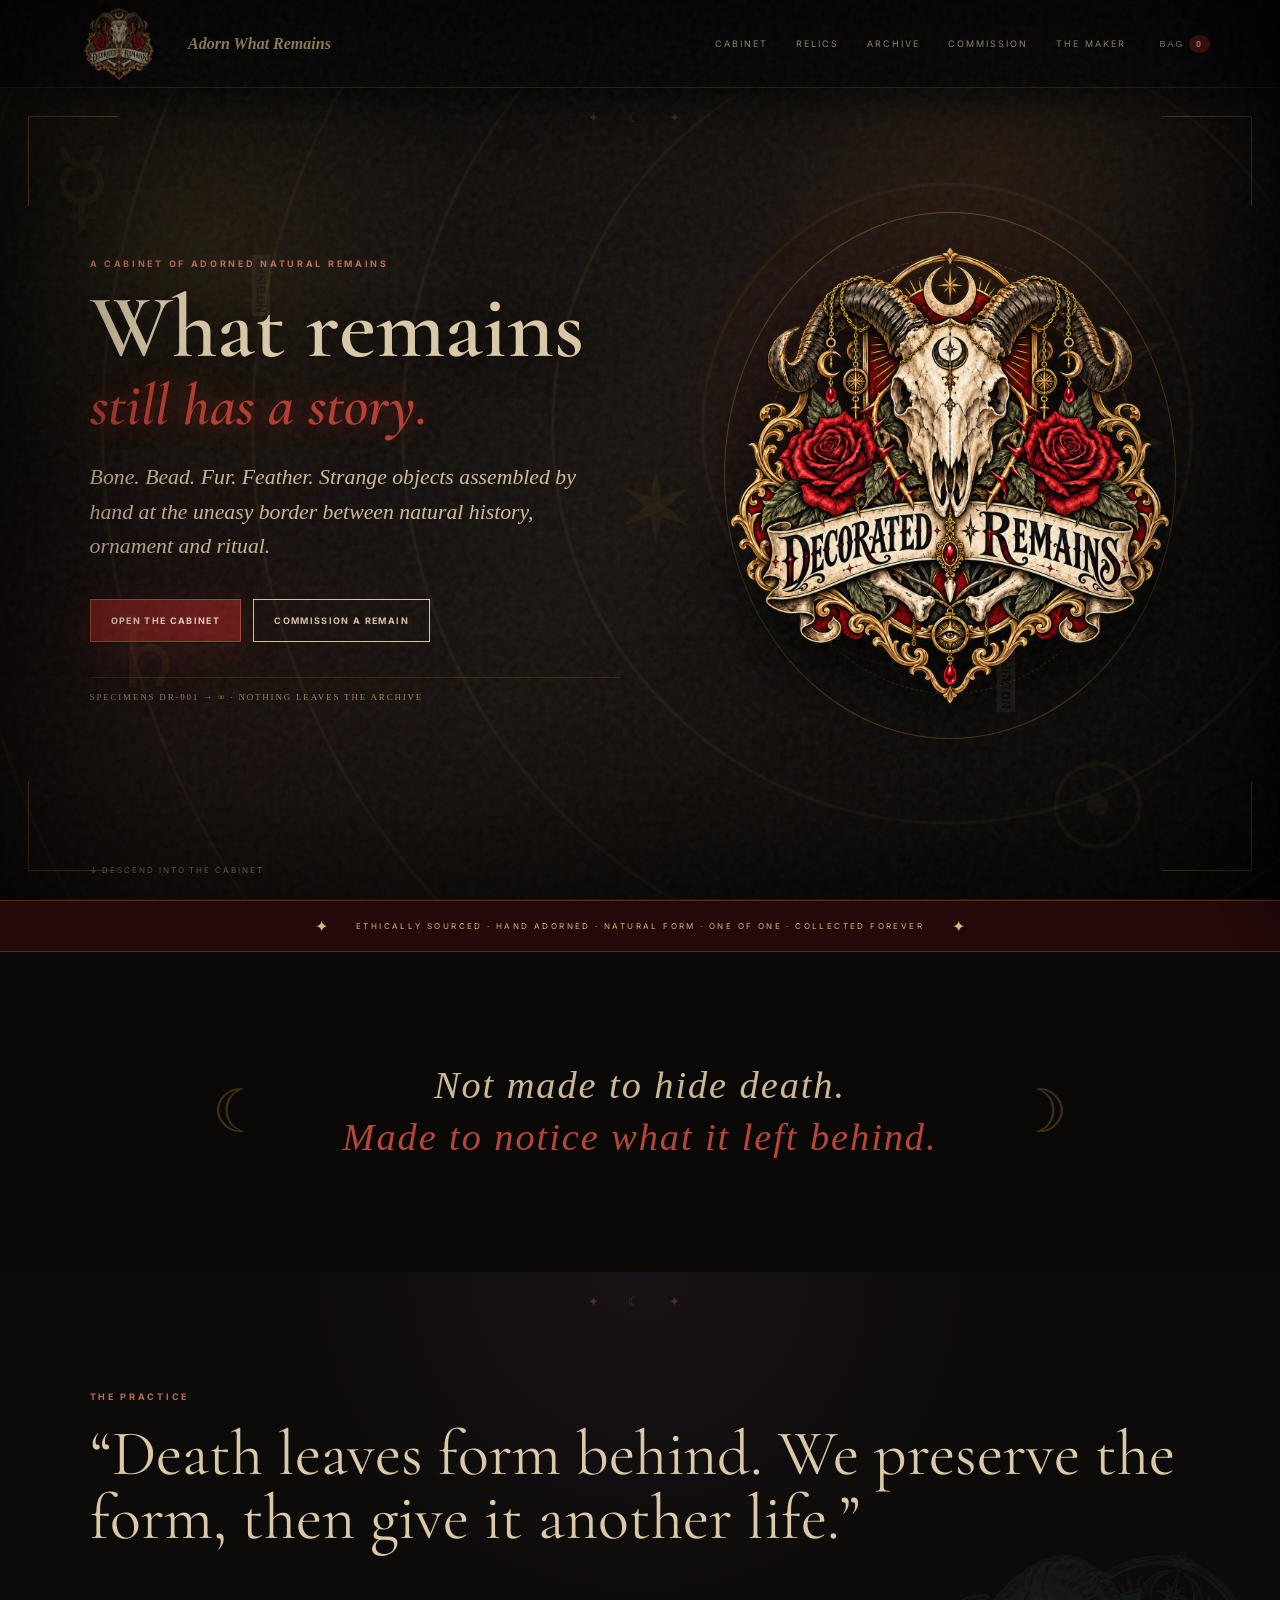
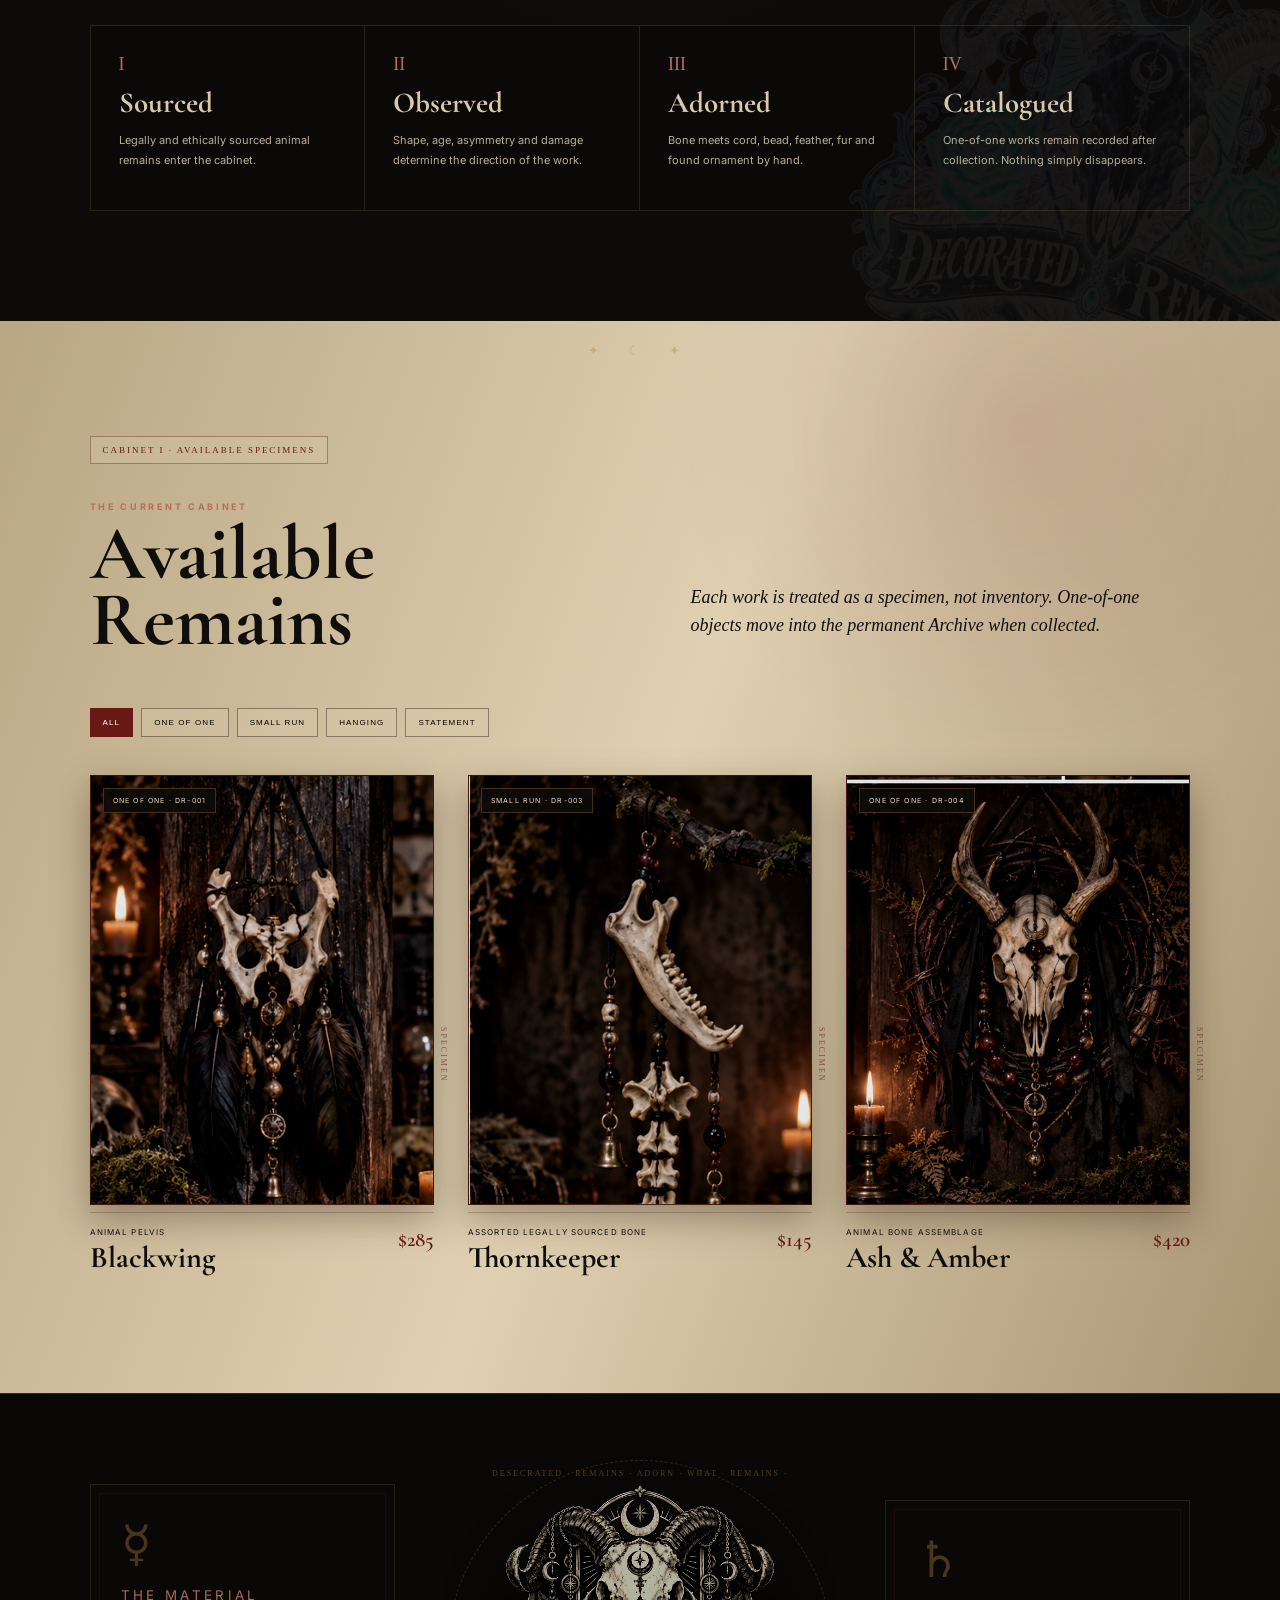
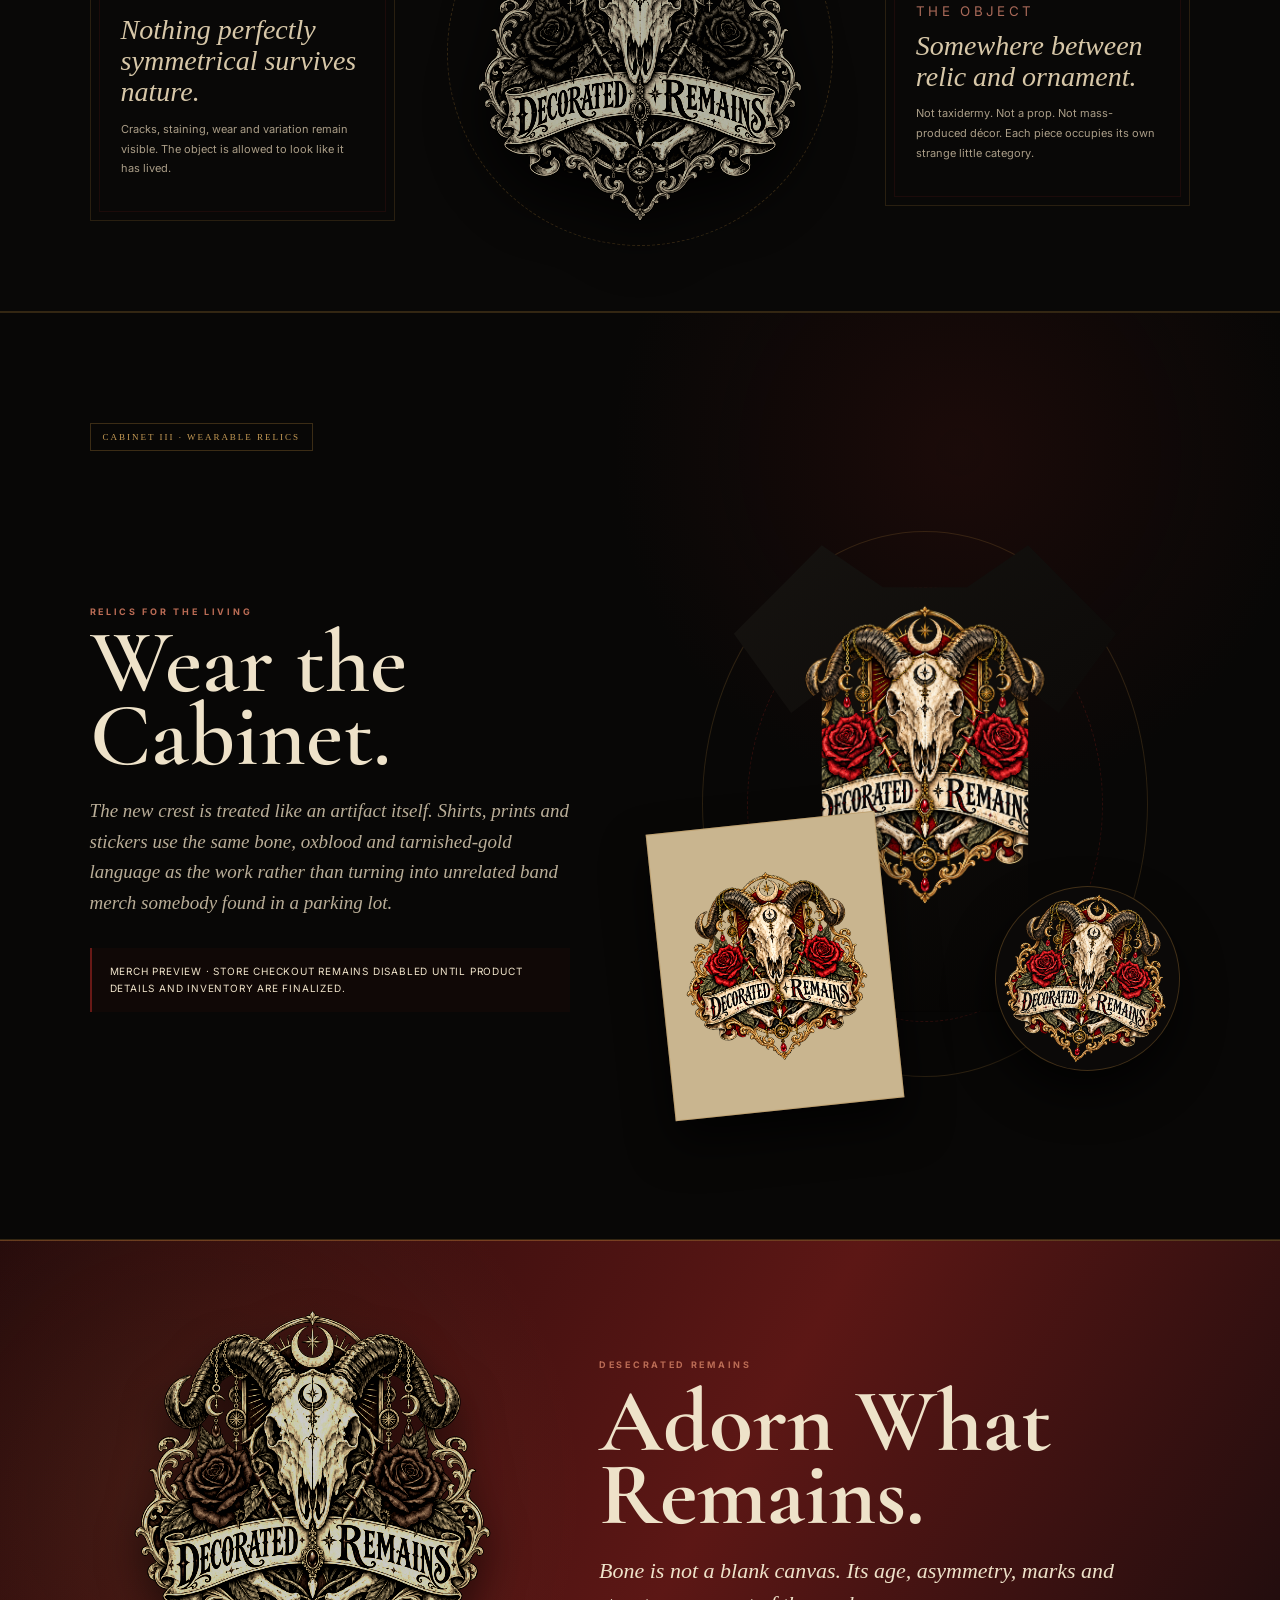
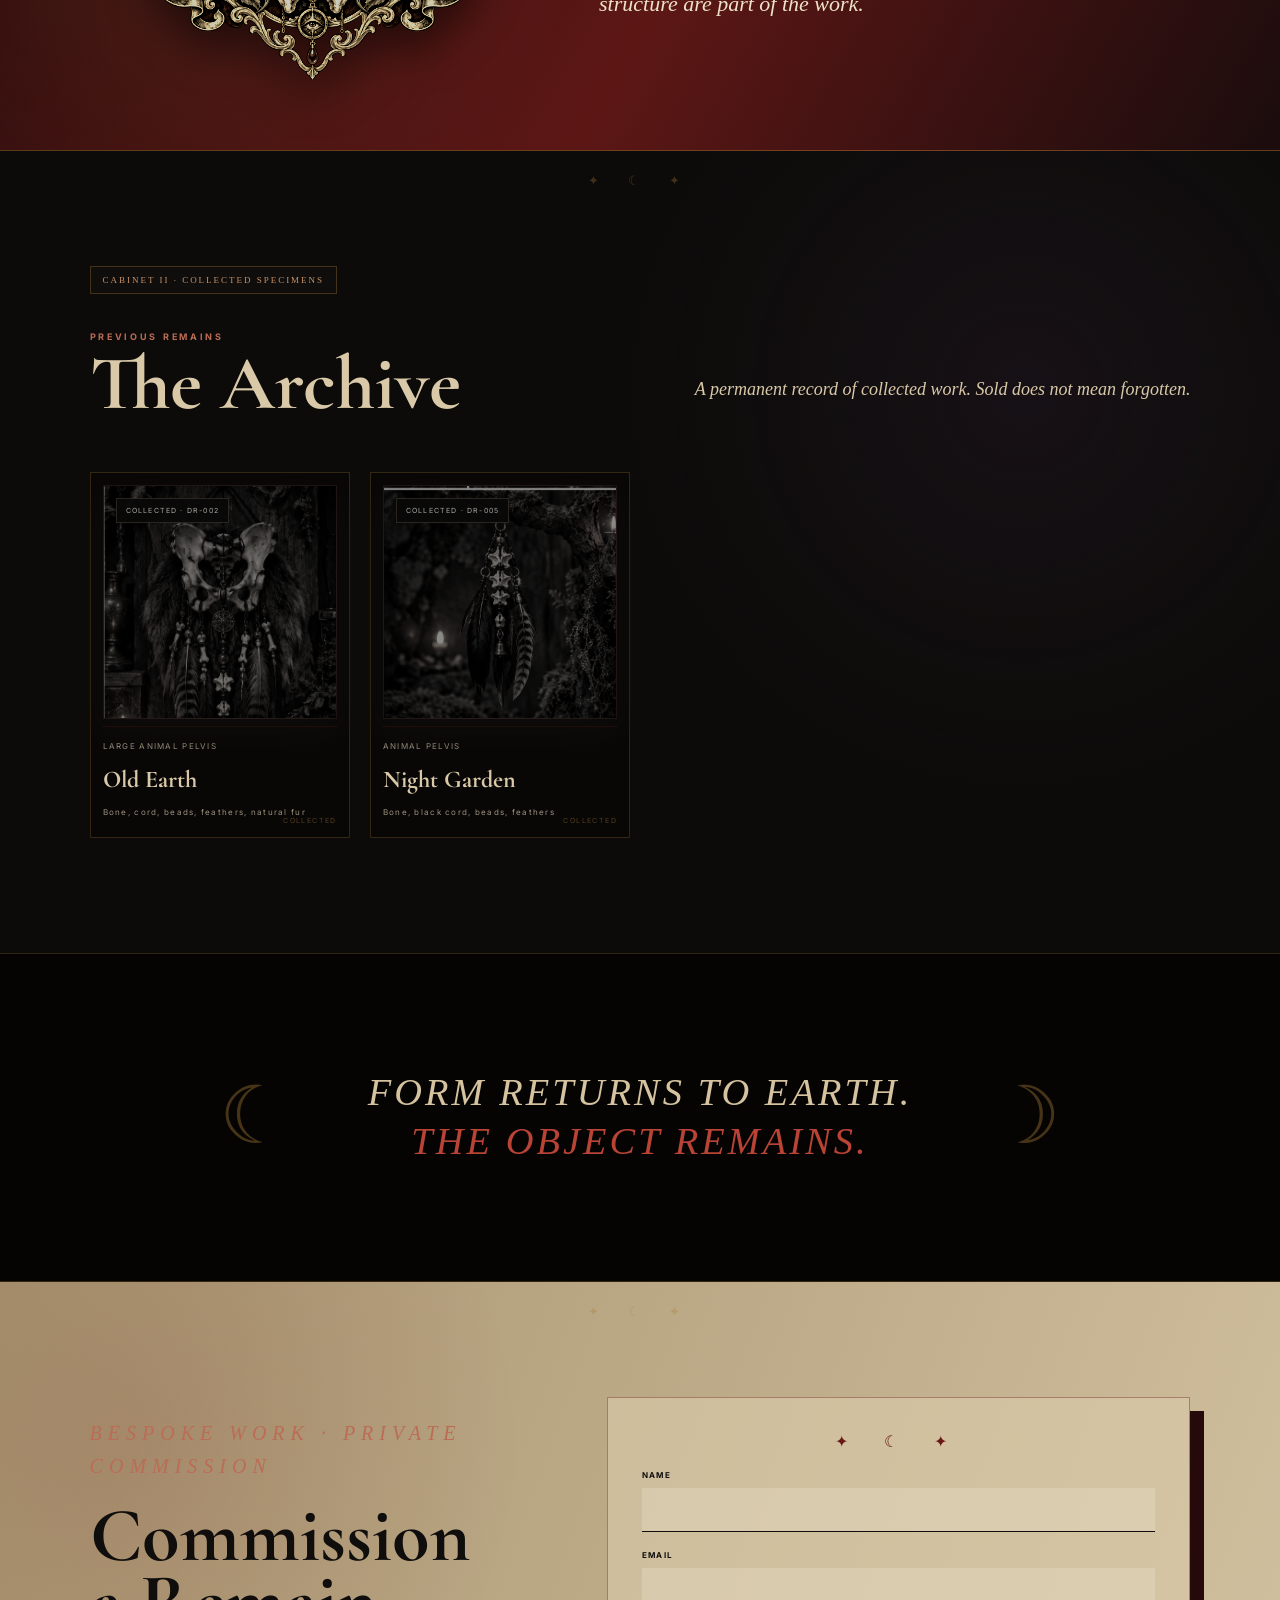
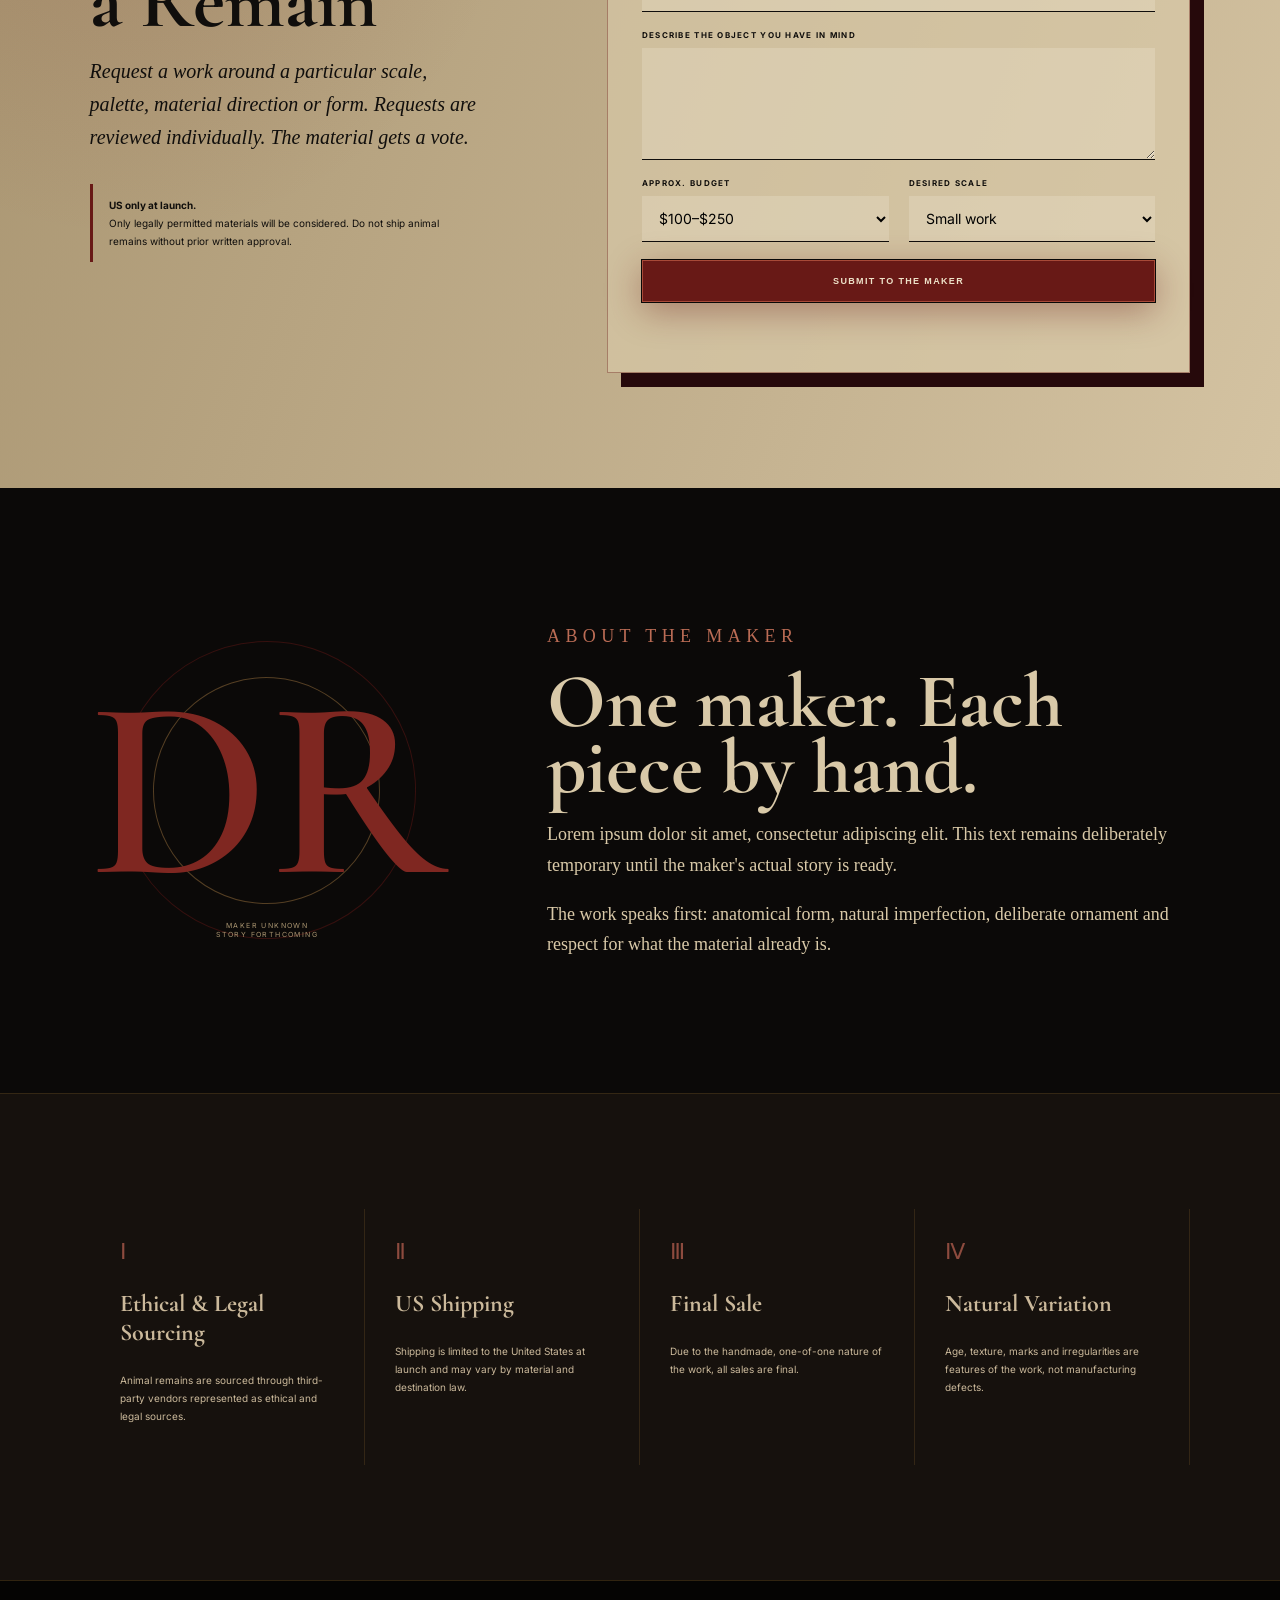
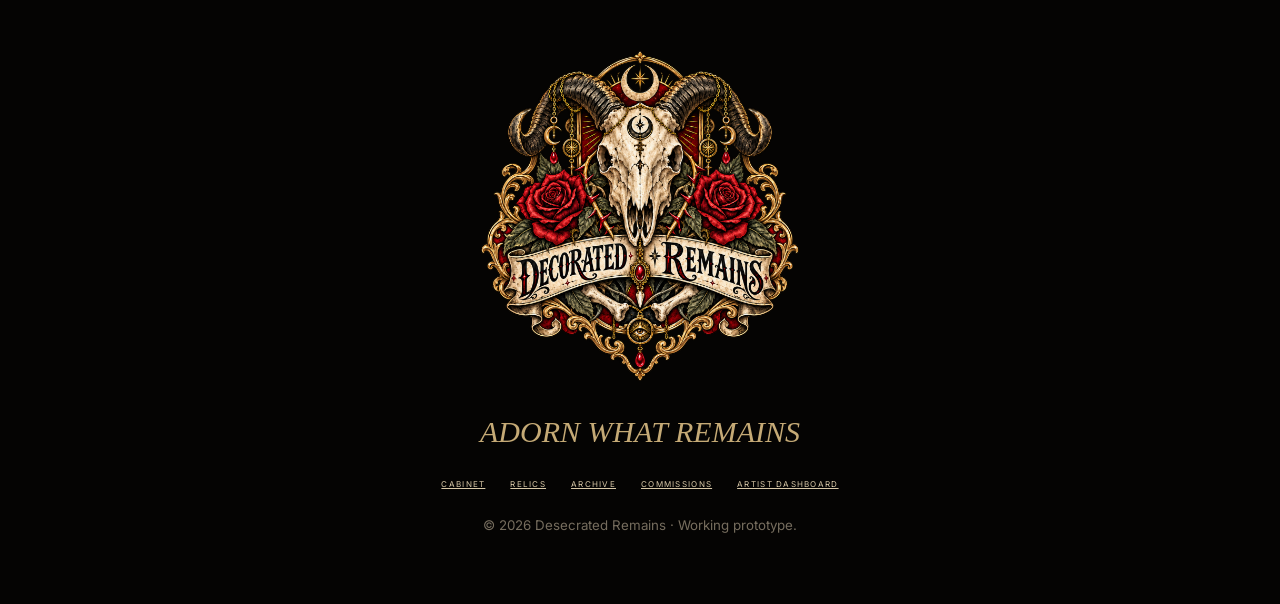
<file: index.html>
<!doctype html>
<html lang="en">
<head>
<meta charset="utf-8"><meta name="viewport" content="width=device-width,initial-scale=1">
<meta name="description" content="Desecrated Remains. A cabinet of hand-adorned natural remains, relics, and strange objects.">
<title>Desecrated Remains | Adorn What Remains</title>
<link rel="stylesheet" href="styles.css">
<link rel="stylesheet" href="asset-overrides.css">
</head>
<body>
<div class="grain"></div><div class="vignette"></div><div class="cursor-orb"></div><div class="candle-glow"></div>
<div class="occult-field" aria-hidden="true"><span class="sigil s1">☿</span><span class="sigil s2">☾</span><span class="sigil s3">♄</span><span class="sigil s4">☉</span><span class="sigil s5">✶</span><span class="moth m1">𓆣</span><span class="moth m2">𓆣</span></div>
<header class="site-header"><a class="brand" href="#top"><img src="assets/LOGO.png" alt="Desecrated Remains"><span>Adorn What Remains</span></a><button class="menu" aria-label="Menu">☰</button><nav><a href="#available">Cabinet</a><a href="#merch">Relics</a><a href="#archive">Archive</a><a href="#commission">Commission</a><a href="#about">The Maker</a><button class="cart-btn" data-cart-open>Bag <b data-cart-count>0</b></button></nav></header>
<main id="top">
<section class="hero ritual-zone"><div class="cabinet-corner tl"></div><div class="cabinet-corner tr"></div><div class="cabinet-corner bl"></div><div class="cabinet-corner br"></div><div class="hero-copy reveal"><p class="eyebrow">A CABINET OF ADORNED NATURAL REMAINS</p><h1>What remains<br><i>still has a story.</i></h1><p class="lede">Bone. Bead. Fur. Feather. Strange objects assembled by hand at the uneasy border between natural history, ornament and ritual.</p><div class="actions"><a class="btn primary" href="#available">Open the Cabinet</a><a class="btn" href="#commission">Commission a Remain</a></div><div class="catalog-stamp">SPECIMENS DR-001 → ∞ · NOTHING LEAVES THE ARCHIVE</div></div><div class="hero-art reveal"><div class="hero-logo"><img src="assets/LOGO.png" alt="Desecrated Remains neo-traditional crest"></div></div><div class="scroll-mark">↓ DESCEND INTO THE CABINET</div></section>
<section class="omen-strip"><span>✦</span><p>ETHICALLY SOURCED · HAND ADORNED · NATURAL FORM · ONE OF ONE · COLLECTED FOREVER</p><span>✦</span></section>
<section class="threshold reveal"><div>☾</div><p>Not made to hide death.<br><strong>Made to notice what it left behind.</strong></p><div>☽</div></section>
<section class="manifesto ritual-zone reveal"><div class="engraving engraving-left"><img src="assets/LOGO.png" alt=""></div><p class="eyebrow">THE PRACTICE</p><blockquote>“Death leaves form behind. We preserve the form, then give it another life.”</blockquote><div class="process"><div><b>I</b><h3>Sourced</h3><p>Legally and ethically sourced animal remains enter the cabinet.</p></div><div><b>II</b><h3>Observed</h3><p>Shape, age, asymmetry and damage determine the direction of the work.</p></div><div><b>III</b><h3>Adorned</h3><p>Bone meets cord, bead, feather, fur and found ornament by hand.</p></div><div><b>IV</b><h3>Catalogued</h3><p>One-of-one works remain recorded after collection. Nothing simply disappears.</p></div></div></section>
<section id="available" class="catalog section ritual-zone reveal"><div class="cabinet-label">CABINET I · AVAILABLE SPECIMENS</div><div class="section-head"><div><p class="eyebrow">THE CURRENT CABINET</p><h2>Available Remains</h2></div><p>Each work is treated as a specimen, not inventory. One-of-one objects move into the permanent Archive when collected.</p></div><div class="filters"><button class="active" data-filter="all">All</button><button data-filter="one-of-one">One of One</button><button data-filter="repeatable">Small Run</button><button data-filter="hanging">Hanging</button><button data-filter="statement">Statement</button></div><div id="product-grid" class="product-grid"></div></section>
<section class="curiosity-break reveal"><div class="curio-card"><span>☿</span><small>THE MATERIAL</small><h3>Nothing perfectly symmetrical survives nature.</h3><p>Cracks, staining, wear and variation remain visible. The object is allowed to look like it has lived.</p></div><div class="curio-center"><img src="assets/LOGO.png" alt="Desecrated Remains crest"><div class="orbit-text">DESECRATED · REMAINS · ADORN · WHAT · REMAINS ·</div></div><div class="curio-card"><span>♄</span><small>THE OBJECT</small><h3>Somewhere between relic and ornament.</h3><p>Not taxidermy. Not a prop. Not mass-produced décor. Each piece occupies its own strange little category.</p></div></section>
<section id="merch" class="merch-section reveal"><div class="merch-grid"><div class="merch-copy"><p class="eyebrow">RELICS FOR THE LIVING</p><h2>Wear the Cabinet.</h2><p>The new crest is treated like an artifact itself. Shirts, prints and stickers use the same bone, oxblood and tarnished-gold language as the work rather than turning into unrelated band merch somebody found in a parking lot.</p><div class="merch-note">MERCH PREVIEW · STORE CHECKOUT REMAINS DISABLED UNTIL PRODUCT DETAILS AND INVENTORY ARE FINALIZED.</div></div><div class="merch-stage"><div class="merch-orbit"></div><div class="shirt-mock"><img src="assets/LOGO.png" alt="Desecrated Remains shirt preview"></div><div class="merch-sticker"><img src="assets/LOGO.png" alt="Desecrated Remains sticker preview"></div><div class="merch-print"><img src="assets/LOGO.png" alt="Desecrated Remains art print preview"></div></div></div></section>
<section class="quote-band reveal"><img src="assets/LOGO.png" alt="Desecrated Remains crest"><div><p class="eyebrow">DESECRATED REMAINS</p><h2>Adorn What Remains.</h2><p>Bone is not a blank canvas. Its age, asymmetry, marks and structure are part of the work.</p></div></section>
<section id="archive" class="section dark ritual-zone reveal"><div class="cabinet-label">CABINET II · COLLECTED SPECIMENS</div><div class="section-head"><div><p class="eyebrow">PREVIOUS REMAINS</p><h2>The Archive</h2></div><p>A permanent record of collected work. Sold does not mean forgotten.</p></div><div id="archive-grid" class="archive-grid"></div></section>
<section class="invocation reveal"><div class="invocation-mark">☾</div><p>FORM RETURNS TO EARTH.<br><strong>THE OBJECT REMAINS.</strong></p><div class="invocation-mark">☽</div></section>
<section id="commission" class="commission section ritual-zone reveal"><div><p class="eyebrow">BESPOKE WORK · PRIVATE COMMISSION</p><h2>Commission a Remain</h2><p>Request a work around a particular scale, palette, material direction or form. Requests are reviewed individually. The material gets a vote.</p><div class="note"><b>US only at launch.</b><br>Only legally permitted materials will be considered. Do not ship animal remains without prior written approval.</div></div><form id="commission-form"><div class="form-ornament">✦ ☾ ✦</div><label>Name<input name="name" required></label><label>Email<input name="email" type="email" required></label><label>Describe the object you have in mind<textarea name="vision" rows="5" required></textarea></label><div class="two"><label>Approx. budget<select name="budget"><option>$100–$250</option><option>$250–$500</option><option>$500–$1,000</option><option>$1,000+</option></select></label><label>Desired scale<select name="scale"><option>Small work</option><option>Hanging work</option><option>Statement work</option><option>Not sure</option></select></label></div><button class="btn primary" type="submit">Submit to the Maker</button><small class="form-status"></small></form></section>
<section id="about" class="about section reveal"><div class="about-mark"><span>DR</span><small>MAKER UNKNOWN<br>STORY FORTHCOMING</small></div><div><p class="eyebrow">ABOUT THE MAKER</p><h2>One maker. Each piece by hand.</h2><p>Lorem ipsum dolor sit amet, consectetur adipiscing elit. This text remains deliberately temporary until the maker's actual story is ready.</p><p>The work speaks first: anatomical form, natural imperfection, deliberate ornament and respect for what the material already is.</p></div></section>
<section class="policies section reveal"><article><span>Ⅰ</span><h3>Ethical & Legal Sourcing</h3><p>Animal remains are sourced through third-party vendors represented as ethical and legal sources.</p></article><article><span>Ⅱ</span><h3>US Shipping</h3><p>Shipping is limited to the United States at launch and may vary by material and destination law.</p></article><article><span>Ⅲ</span><h3>Final Sale</h3><p>Due to the handmade, one-of-one nature of the work, all sales are final.</p></article><article><span>Ⅳ</span><h3>Natural Variation</h3><p>Age, texture, marks and irregularities are features of the work, not manufacturing defects.</p></article></section>
</main>
<footer><img class="footer-logo" src="assets/LOGO.png" alt="Desecrated Remains"><p>ADORN WHAT REMAINS</p><div><a href="#available">Cabinet</a><a href="#merch">Relics</a><a href="#archive">Archive</a><a href="#commission">Commissions</a><a href="admin.html">Artist Dashboard</a></div><small>© <span id="year"></span> Desecrated Remains · Working prototype.</small></footer>
<aside class="cart" aria-hidden="true"><button class="cart-close" data-cart-close>×</button><p class="eyebrow">YOUR SELECTION</p><h2>The Bag</h2><div data-cart-items></div><div class="cart-total"><span>Total</span><b data-cart-total>$0</b></div><button class="btn primary checkout" data-checkout>Checkout Coming Soon</button><small>Payment processing is intentionally disabled in this build.</small></aside><div class="scrim" data-cart-close></div><dialog id="product-modal"><button class="modal-close">×</button><div id="modal-content"></div></dialog>
<script src="app.js"></script>
</body></html>
</file>
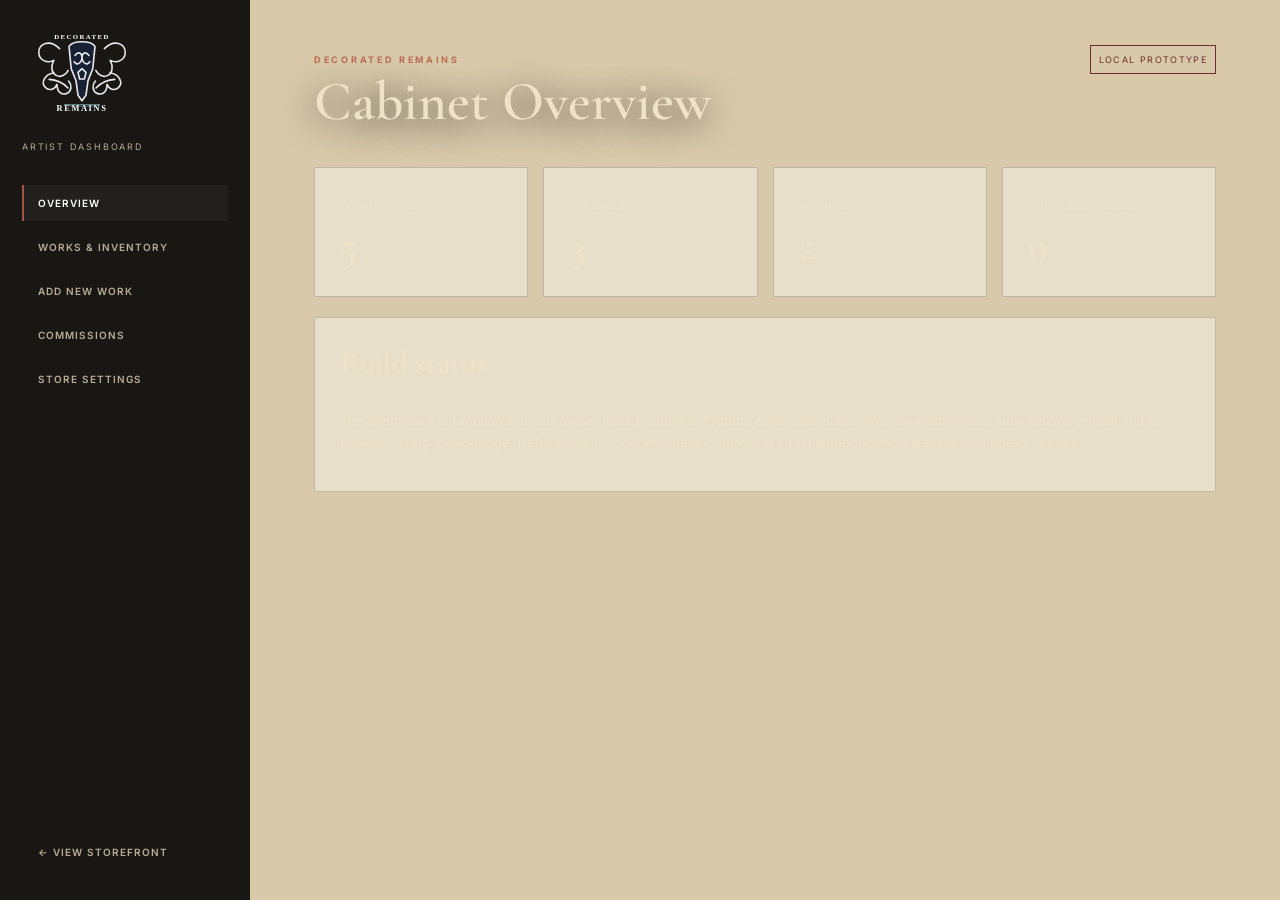
<file: admin.html>
<!doctype html><html lang="en"><head><meta charset="utf-8"><meta name="viewport" content="width=device-width,initial-scale=1"><title>Decorated Remains | Artist Dashboard</title><link rel="stylesheet" href="styles.css"><link rel="stylesheet" href="admin.css"></head><body class="admin"><aside class="admin-nav"><img src="assets/logo.svg" alt="Decorated Remains"><p>ARTIST DASHBOARD</p><button data-view="overview" class="active">Overview</button><button data-view="inventory">Works & Inventory</button><button data-view="editor">Add New Work</button><button data-view="commissions">Commissions</button><button data-view="settings">Store Settings</button><a href="index.html">← View Storefront</a></aside><main class="admin-main"><header><div><p class="eyebrow">DECORATED REMAINS</p><h1 data-title>Cabinet Overview</h1></div><span class="prototype">LOCAL PROTOTYPE</span></header><section data-panel="overview"><div class="stats" id="stats"></div><div class="admin-card"><h2>Build status</h2><p>The dashboard is functional as a browser-local prototype. Product edits, sold status and commission test submissions persist in this browser using localStorage. Before launch, connect these controls to a real authenticated database and object storage.</p></div></section><section data-panel="inventory" hidden><div class="admin-card"><div class="admin-card-head"><h2>Works & Inventory</h2><button class="btn primary" data-new>+ New Work</button></div><div id="inventory-list"></div></div></section><section data-panel="editor" hidden><form id="product-form" class="admin-card"><input type="hidden" name="editing"><h2 data-form-title>Add a New Work</h2><div class="form-grid"><label>Specimen ID<input name="id" placeholder="DR-006" required></label><label>Artistic Name<input name="name" placeholder="The Wanderer" required></label><label>Species / Form<input name="species" placeholder="Animal pelvis" required></label><label>Price<input name="price" type="number" min="0" required></label><label>Edition Type<select name="type"><option value="one-of-one">One of One</option><option value="repeatable">Repeatable / Small Run</option></select></label><label>Scale Category<select name="category"><option value="hanging">Hanging Work</option><option value="statement">Statement Work</option><option value="small">Small Work</option></select></label><label>Status<select name="status"><option value="available">Available</option><option value="sold">Sold / Collected</option><option value="draft">Draft</option></select></label><label>Dimensions<input name="dimensions" placeholder='12 W × 40 H in'></label><label class="wide">Materials<input name="materials" placeholder="Bone, cord, beads, feathers"></label><label class="wide">Description<textarea name="description" rows="5"></textarea></label><label class="wide">Product Photography<input type="file" multiple accept="image/*" disabled><small>UI prepared. File storage will activate when the production backend is connected.</small></label></div><div class="actions"><button class="btn primary" type="submit">Save Work</button><button class="btn" type="button" data-cancel>Cancel</button></div></form></section><section data-panel="commissions" hidden><div class="admin-card"><h2>Commission Requests</h2><div id="commission-list"></div></div></section><section data-panel="settings" hidden><div class="admin-card"><h2>Store Settings</h2><div class="form-grid"><label>Tagline<input value="Adorn What Remains"></label><label>Shipping Region<input value="United States" disabled></label><label>Return Policy<input value="All sales final"></label><label>Payment Status<input value="Not connected" disabled></label><label class="wide">Artist Story<textarea rows="7">Lorem ipsum placeholder. Replace with the artist's real story before launch.</textarea></label></div><button class="btn" disabled>Backend Required to Publish Settings</button></div></section></main><script src="admin.js"></script></body></html>
</file>
<file: styles.css>
@import url('https://fonts.googleapis.com/css2?family=Cormorant+Garamond:ital,wght@0,500;0,600;0,700;1,600&family=IM+Fell+English:ital@0;1&family=Inter:wght@400;500;600;700&display=swap');:root{--bone:#d9c9a8;--paper:#bda986;--ink:#0a0908;--night:#100e0c;--blood:#681916;--blood2:#26090b;--moss:#273126;--gold:#aa7d36;--ember:#c47632;--white:#eee2c9;--purple:#271928}*{box-sizing:border-box}html{scroll-behavior:smooth}body{margin:0;background:var(--ink);color:var(--white);font-family:Inter,sans-serif;overflow-x:hidden}.grain,.vignette,.candle-glow{position:fixed;inset:0;pointer-events:none;z-index:90}.grain{opacity:.19;background-image:url("data:image/svg+xml,%3Csvg viewBox='0 0 180 180' xmlns='http://www.w3.org/2000/svg'%3E%3Cfilter id='n'%3E%3CfeTurbulence type='fractalNoise' baseFrequency='.72' numOctaves='4' stitchTiles='stitch'/%3E%3C/filter%3E%3Crect width='100%25' height='100%25' filter='url(%23n)' opacity='.38'/%3E%3C/svg%3E")}.vignette{box-shadow:inset 0 0 220px #000}.candle-glow{z-index:1;background:radial-gradient(circle at 78% 18%,#c4763215,transparent 20%),radial-gradient(circle at 12% 74%,#68191616,transparent 24%);animation:flicker 5s ease-in-out infinite}@keyframes flicker{50%{opacity:.65;filter:brightness(1.25)}}.cursor-orb{position:fixed;width:380px;height:380px;border-radius:50%;background:radial-gradient(circle,#c4763228,transparent 67%);pointer-events:none;z-index:2;transform:translate(-50%,-50%);mix-blend-mode:screen}.occult-field{position:fixed;inset:0;pointer-events:none;z-index:1;overflow:hidden}.sigil,.moth{position:absolute;color:#aa7d3615;animation:drift 18s ease-in-out infinite}.sigil{font:500 100px 'Cormorant Garamond'}.moth{font-size:55px;color:#d9c9a812}.s1{top:14%;left:4%}.s2{top:35%;right:5%;font-size:140px;animation-delay:-6s}.s3{top:66%;left:8%;animation-delay:-11s}.s4{top:82%;right:10%;font-size:120px;animation-delay:-3s}.s5{top:50%;left:48%;animation-delay:-8s}.m1{top:28%;left:19%;animation-delay:-4s}.m2{top:72%;right:20%;animation-delay:-12s}@keyframes drift{50%{transform:translateY(-30px) rotate(10deg)}}.site-header{height:88px;display:flex;align-items:center;justify-content:space-between;padding:10px 5vw;border-bottom:1px solid #aa7d3640;position:sticky;top:0;background:#090807f0;backdrop-filter:blur(15px);z-index:40;color:var(--bone);box-shadow:0 10px 40px #000b}.brand{display:flex;align-items:center;gap:14px;color:inherit;text-decoration:none}.brand img{width:82px;height:64px;object-fit:contain;filter:sepia(1) brightness(1.6)}.brand span{font:italic 600 16px 'IM Fell English',serif;color:#d2b981}.site-header nav{display:flex;gap:28px;align-items:center}.site-header nav a,.cart-btn{color:inherit;text-decoration:none;text-transform:uppercase;font-size:9px;letter-spacing:.22em;background:none;border:0;cursor:pointer}.site-header nav a:hover{color:var(--ember);text-shadow:0 0 15px #c47632}.cart-btn b{background:var(--blood);color:white;border-radius:50%;padding:4px 7px}.menu{display:none;border:0;background:none;color:var(--bone);font-size:24px}.ritual-zone{position:relative}.ritual-zone:before{content:'✦  ☾  ✦';position:absolute;top:22px;left:50%;transform:translateX(-50%);font:500 13px 'Cormorant Garamond';letter-spacing:1em;color:#aa7d3655;white-space:nowrap}.hero{min-height:calc(100vh - 88px);padding:8vh 7vw 12vh;display:grid;grid-template-columns:1.05fr .95fr;gap:7vw;align-items:center;position:relative;background:radial-gradient(circle at 72% 40%,#68191655 0,transparent 24%),radial-gradient(circle at 15% 20%,#aa7d3620 0,transparent 22%),linear-gradient(125deg,#080706,#18120e 50%,#070605);color:var(--bone);isolation:isolate;border-bottom:1px solid #aa7d3640}.hero:after{content:'';position:absolute;inset:0;background:repeating-radial-gradient(circle at 74% 42%,transparent 0 92px,#aa7d4317 94px 95px,transparent 97px 150px);z-index:-1}.cabinet-corner{position:absolute;width:90px;height:90px;opacity:.55}.cabinet-corner:before,.cabinet-corner:after{content:'';position:absolute;background:var(--gold)}.cabinet-corner:before{width:100%;height:1px}.cabinet-corner:after{width:1px;height:100%}.tl{top:28px;left:28px}.tr{top:28px;right:28px;transform:rotate(90deg)}.bl{bottom:28px;left:28px;transform:rotate(-90deg)}.br{bottom:28px;right:28px;transform:rotate(180deg)}.eyebrow{font-size:9px;font-weight:700;letter-spacing:.3em;text-transform:uppercase;color:#bb6c55}h1,h2,h3,blockquote{font-family:'Cormorant Garamond',serif}h1{font-size:clamp(60px,7vw,120px);line-height:.76;margin:25px 0 30px;font-weight:600;text-shadow:0 5px 35px #000}h1 i{font-size:.66em;color:#b63c2e;text-shadow:0 0 24px #681916}.lede{max-width:650px;font:italic 500 clamp(18px,1.7vw,23px)/1.6 'IM Fell English',serif;color:#cdbd9e}.actions{display:flex;gap:12px;margin-top:35px;flex-wrap:wrap}.btn{display:inline-block;padding:15px 20px;border:1px solid currentColor;text-transform:uppercase;letter-spacing:.15em;font-size:9px;font-weight:700;text-decoration:none;color:inherit;background:transparent;cursor:pointer;transition:.25s}.btn.primary{background:var(--blood);border-color:#a84a38;color:var(--white);box-shadow:0 0 0 1px #090807,0 9px 35px #68191666}.btn:hover{transform:translateY(-3px);box-shadow:0 8px 25px #0008}.catalog-stamp{margin-top:35px;padding-top:14px;border-top:1px solid #aa7d3633;font:9px 'IM Fell English';letter-spacing:.2em;color:#9e8a69}.ritual-ring{position:relative;padding:58px}.ritual-ring:before,.ritual-ring:after,.ritual-ring>i{content:'';position:absolute;inset:2%;border:1px solid #aa7d3655;border-radius:50%;animation:spin 34s linear infinite}.ritual-ring:after{inset:8%;border-style:dashed;animation-direction:reverse;animation-duration:42s}.ritual-ring>i:nth-child(1){inset:14%;border-color:#68191677;animation-duration:27s}.ritual-ring>i:nth-child(2){inset:0;border:0;background:conic-gradient(from 45deg,transparent 0 12%,#aa7d4340 12.2% 12.5%,transparent 12.8% 37%,#aa7d4340 37.2% 37.5%,transparent 37.8% 62%,#aa7d4340 62.2% 62.5%,transparent 62.8% 87%,#aa7d4340 87.2% 87.5%,transparent 87.8%);animation-duration:55s}.ritual-ring>i:nth-child(3){inset:22%;border-color:#eee2c925;animation-duration:18s;animation-direction:reverse}@keyframes spin{to{transform:rotate(360deg)}}.specimen-frame{position:relative;z-index:2;border:1px solid #aa7d3688;padding:13px;background:#0b0908;box-shadow:0 0 0 7px #050403,0 0 0 8px #68191688,0 30px 80px #000}.bone-placeholder{aspect-ratio:3/4;display:grid;place-items:center;background:radial-gradient(circle,#39271c,#080706 70%);position:relative;overflow:hidden}.hero-specimen .bone-placeholder img{width:92%;height:92%;object-fit:contain;filter:sepia(1) saturate(.6) contrast(1.3) brightness(.85) drop-shadow(0 15px 20px #000);opacity:.88}.specimen-number{position:absolute;bottom:16px;right:18px;font:11px 'IM Fell English';letter-spacing:.2em;color:#d4bd91}.specimen-frame p{font-size:8px;letter-spacing:.18em;text-transform:uppercase;margin:15px 0 0;color:#a99470}.scroll-mark{position:absolute;bottom:24px;left:7vw;font-size:8px;letter-spacing:.24em;color:#a99470}.omen-strip{position:relative;z-index:3;background:#23090a;color:#d4b57d;display:flex;align-items:center;justify-content:center;gap:28px;padding:15px;border-block:1px solid #aa7d3655}.omen-strip p{font-size:8px;letter-spacing:.3em;margin:0;text-align:center}.threshold{position:relative;z-index:3;display:flex;align-items:center;justify-content:center;gap:6vw;text-align:center;padding:70px 5vw;background:#0a0908;color:#cbb996}.threshold div{font:60px 'Cormorant Garamond';color:#aa7d3655}.threshold p{font:italic clamp(22px,3vw,40px)/1.35 'IM Fell English';letter-spacing:.05em}.threshold strong{color:#b64736;font-weight:400}.manifesto{overflow:hidden;background:radial-gradient(circle at 50% 0,#27192877,transparent 40%),#0d0b09;color:var(--bone);padding:110px 7vw}.engraving{position:absolute;right:-8%;bottom:-25%;width:42%;opacity:.055;transform:rotate(15deg);pointer-events:none}.engraving img{width:100%;filter:invert(1)}.manifesto blockquote{font-size:clamp(38px,5vw,74px);line-height:1;margin:20px 0 75px;max-width:1100px}.process{display:grid;grid-template-columns:repeat(4,1fr);gap:0;border:1px solid #aa7d3635}.process>div{padding:28px;border-right:1px solid #aa7d3635;transition:.3s;background:#0b090899}.process>div:last-child{border:0}.process>div:hover{background:#68191620;transform:translateY(-5px)}.process b{color:#b86d58;font:18px 'IM Fell English'}.process h3{font-size:29px;margin:10px 0}.process p{font-size:11px;line-height:1.8;color:#b9ad97}.section{padding:115px 7vw;position:relative;z-index:3}.catalog{background:radial-gradient(circle at 80% 10%,#68191622,transparent 25%),linear-gradient(110deg,#b9a783,#dfd0b1 50%,#a99572);color:#100e0c}.cabinet-label{display:inline-block;border:1px solid #68191666;padding:8px 12px;margin-bottom:28px;font:9px 'IM Fell English';letter-spacing:.22em;color:#681916;background:#d9c9a855}.section-head{display:flex;justify-content:space-between;gap:40px;align-items:end;margin-bottom:50px}.section-head h2,.commission h2,.about h2{font-size:clamp(50px,6vw,86px);margin:5px 0;line-height:.86}.section-head>p{max-width:500px;font:italic 18px/1.55 'IM Fell English'}.filters{display:flex;gap:8px;flex-wrap:wrap;margin-bottom:38px}.filters button{border:1px solid #100e0c66;background:#d9c9a855;padding:9px 12px;font-size:8px;letter-spacing:.14em;text-transform:uppercase;cursor:pointer}.filters button.active{background:var(--blood);color:white;border-color:var(--blood)}.product-grid{display:grid;grid-template-columns:repeat(3,1fr);gap:34px}.product-card{cursor:pointer;transition:.35s;position:relative}.product-card:before{content:'SPECIMEN';position:absolute;right:-14px;top:50%;font:8px 'IM Fell English';letter-spacing:.25em;writing-mode:vertical-rl;color:#68191699}.product-card:hover{transform:translateY(-9px) rotate(.3deg)}.product-image{aspect-ratio:4/5;background:radial-gradient(circle at 50% 40%,#69563f,#271e17 62%,#0c0907);position:relative;overflow:hidden;border:1px solid #68191688;display:grid;place-items:center;box-shadow:0 14px 35px #2a1b1260}.product-image:before{content:'☾  ✦  ☽';position:absolute;top:48%;left:50%;transform:translate(-50%,-50%);font:500 30px 'Cormorant Garamond';letter-spacing:.3em;color:#d7c5a344}.product-image:after{content:'DR';font:600 7rem 'Cormorant Garamond';opacity:.13;color:#f3e4c7}.product-image .badge{position:absolute;top:12px;left:12px;background:#0d0b09ed;color:#e7dbc0;border:1px solid #aa7d3655;padding:7px 9px;font-size:7px;letter-spacing:.17em;z-index:2}.product-meta{display:flex;justify-content:space-between;gap:15px;padding-top:14px;border-top:1px solid #68191644;margin-top:7px}.product-meta h3{font-size:30px;margin:2px 0}.product-meta p{margin:0;font-size:8px;letter-spacing:.14em;text-transform:uppercase}.product-meta strong{font:600 21px 'Cormorant Garamond';color:var(--blood)}.curiosity-break{position:relative;z-index:3;background:#090807;color:#d7c7a8;padding:90px 7vw;display:grid;grid-template-columns:1fr 1.1fr 1fr;gap:6vw;align-items:center;border-block:1px solid #aa7d3644}.curio-card{border:1px solid #aa7d3633;padding:30px;min-height:280px;position:relative}.curio-card:after{content:'';position:absolute;inset:8px;border:1px solid #68191633;pointer-events:none}.curio-card>span{font:50px 'Cormorant Garamond';color:#aa7d3666}.curio-card small{display:block;letter-spacing:.25em;color:#a96958;margin:12px 0}.curio-card h3{font:italic 28px/1.1 'IM Fell English';margin:12px 0}.curio-card p{font-size:11px;line-height:1.8;color:#aa9d87}.curio-center{position:relative;display:grid;place-items:center}.curio-center img{width:100%;filter:sepia(1) saturate(.55) brightness(.75) contrast(1.3) drop-shadow(0 25px 30px #000);opacity:.85}.orbit-text{position:absolute;width:115%;height:115%;border:1px dashed #aa7d3644;border-radius:50%;display:grid;place-items:start center;padding-top:8px;font:8px 'IM Fell English';letter-spacing:.25em;color:#aa7d3677;animation:spin 45s linear infinite}.quote-band{background:radial-gradient(circle at 15% 50%,#aa7d4320,transparent 35%),linear-gradient(120deg,#24090a,#5c1715 55%,#1b0c0d);color:var(--white);display:grid;grid-template-columns:.8fr 1.2fr;align-items:center;padding:70px 10vw;gap:8vw;border-block:1px solid #aa7d3666}.quote-band img{width:100%;max-height:420px;filter:sepia(.9) contrast(1.25) brightness(.8) drop-shadow(0 20px 20px #0008)}.quote-band h2{font-size:clamp(56px,7vw,105px);line-height:.82;margin:15px 0}.quote-band p:last-child{font:italic 22px/1.5 'IM Fell English';max-width:650px}.dark{background:radial-gradient(circle at 80% 30%,#27192866,transparent 35%),#0c0b09;color:var(--bone)}.dark .cabinet-label{color:#c89166;border-color:#aa7d3655;background:#100e0c}.archive-grid{display:grid;grid-template-columns:repeat(4,1fr);gap:20px}.archive-card{border:1px solid #aa7d3644;padding:12px;background:#080706;position:relative}.archive-card:after{content:'COLLECTED';position:absolute;right:12px;bottom:12px;font-size:7px;letter-spacing:.2em;color:#aa7d3677}.archive-card .product-image{filter:saturate(.35) brightness(.75);aspect-ratio:1}.archive-card h3{font-size:24px;margin:14px 0 5px}.archive-card p{font-size:8px;letter-spacing:.16em;color:#9d927e}.invocation{background:#050403;color:#d5c29e;display:flex;align-items:center;justify-content:center;gap:6vw;text-align:center;padding:75px 5vw;border-block:1px solid #aa7d3644}.invocation p{font:italic clamp(22px,3vw,43px)/1.3 'IM Fell English';letter-spacing:.08em}.invocation strong{color:#b94436;font-weight:400}.invocation-mark{font:500 80px 'Cormorant Garamond';color:#aa7d3666}.commission{display:grid;grid-template-columns:.8fr 1.2fr;gap:10vw;background:radial-gradient(circle at 10% 20%,#68191622,transparent 30%),linear-gradient(110deg,#a89470,#d4c3a2);color:#100e0c}.commission>div>p{font:italic 20px/1.65 'IM Fell English'}.note{border-left:3px solid var(--blood);padding:12px 16px;font-size:10px;line-height:1.8;margin-top:30px}form{display:grid;gap:18px;padding:34px;border:1px solid #68191666;background:#d9c9a8aa;box-shadow:14px 14px 0 #26090b;position:relative}.form-ornament{text-align:center;color:#681916;letter-spacing:1em;font-family:'Cormorant Garamond'}label{display:grid;gap:8px;font-size:8px;font-weight:700;letter-spacing:.16em;text-transform:uppercase}input,textarea,select{width:100%;border:0;border-bottom:1px solid #100e0c;background:#f1e7d444;padding:13px;font:14px Inter}.two{display:grid;grid-template-columns:1fr 1fr;gap:20px}.form-status{min-height:18px}.about{display:grid;grid-template-columns:.65fr 1.35fr;gap:8vw;align-items:center;background:#0b0908;color:#d9c9a8}.about-mark{aspect-ratio:1;display:grid;place-items:center;position:relative;font:600 clamp(100px,20vw,280px) 'Cormorant Garamond';color:#7f2721;text-align:center}.about-mark:before,.about-mark:after{content:'';position:absolute;inset:8%;border:1px solid #68191677;border-radius:50%;transform:rotate(18deg)}.about-mark:after{inset:18%;border-color:#aa7d4377;transform:rotate(-18deg)}.about-mark span{position:relative;z-index:2}.about-mark small{position:absolute;bottom:8%;font:7px Inter;letter-spacing:.2em;color:#a99470}.about p{font:18px/1.7 'IM Fell English'}.policies{display:grid;grid-template-columns:repeat(4,1fr);gap:0;border-top:1px solid #aa7d3633;background:#16110d;color:#cbb99b}.policies article{padding:30px;border-right:1px solid #aa7d3633}.policies article>span{font:22px 'IM Fell English';color:#8d4b3e}.policies h3{font-size:24px}.policies p{font-size:10px;line-height:1.8}footer{position:relative;z-index:3;background:#050403;color:var(--bone);padding:70px 7vw;text-align:center;border-top:1px solid #aa7d3644}footer img{width:160px;filter:sepia(1) brightness(1.5)}footer>p{font:italic 30px 'IM Fell English';color:#c5aa76}footer div{display:flex;justify-content:center;gap:25px;margin:25px}footer a{color:inherit;font-size:8px;letter-spacing:.16em;text-transform:uppercase}footer small{color:#766d5e}.cart{position:fixed;right:0;top:0;width:min(440px,92vw);height:100vh;background:#0b0908;color:var(--bone);z-index:60;padding:45px;transform:translateX(105%);transition:.3s;box-shadow:-20px 0 50px #000;border-left:1px solid #aa7d3655}.cart.open{transform:none}.cart-close,.modal-close{position:absolute;right:20px;top:16px;border:0;background:none;color:inherit;font-size:30px;cursor:pointer}.cart h2{font-size:52px;margin:5px 0 30px}.cart-item{display:flex;justify-content:space-between;border-top:1px solid #e8dfca33;padding:14px 0;font-size:11px}.cart-item button{border:0;background:none;color:#d0786d;cursor:pointer}.cart-total{display:flex;justify-content:space-between;border-top:2px solid #aa7d43;padding:18px 0;margin-top:20px}.checkout{width:100%}.scrim{position:fixed;inset:0;background:#000d;z-index:50;display:none;backdrop-filter:blur(6px)}.scrim.open{display:block}dialog{width:min(980px,92vw);border:1px solid #aa7d3655;padding:0;background:#0b0908;color:var(--bone);box-shadow:0 30px 80px #000}dialog::backdrop{background:#030201ee}.modal-layout{display:grid;grid-template-columns:1fr 1fr}.modal-visual{min-height:620px;background:radial-gradient(circle,#5a402c,#100d0a 70%);display:grid;place-items:center;font:600 8rem 'Cormorant Garamond';color:#e8dfca55}.modal-copy{padding:55px}.modal-copy h2{font-size:58px;line-height:.9;margin:10px 0}.details{display:grid;grid-template-columns:1fr 1fr;gap:15px;margin:25px 0;border-top:1px solid #aa7d4344;padding-top:20px}.details span{font-size:8px;letter-spacing:.14em;text-transform:uppercase}.details b{display:block;font:600 18px 'Cormorant Garamond';margin-top:5px}.reveal{opacity:0;transform:translateY(35px);transition:opacity .9s ease,transform .9s ease}.reveal.seen{opacity:1;transform:none}.product-card{--tiltX:0deg;--tiltY:0deg}.product-card:hover .product-image{transform:perspective(900px) rotateX(var(--tiltX)) rotateY(var(--tiltY));transition:transform .12s ease}@media(max-width:850px){.cursor-orb{display:none}.site-header nav{display:none}.menu{display:block}.site-header.nav-open nav{display:flex;position:absolute;top:88px;left:0;right:0;background:#090807;padding:25px;flex-direction:column}.hero,.commission,.about,.quote-band{grid-template-columns:1fr}.hero{padding-top:60px}.hero-art{max-width:520px}.ritual-ring{padding:30px}.process,.policies{grid-template-columns:1fr 1fr}.product-grid{grid-template-columns:1fr 1fr}.archive-grid{grid-template-columns:1fr 1fr}.curiosity-break{grid-template-columns:1fr}.curio-center{max-width:500px;margin:auto}.section-head{display:block}.modal-layout{grid-template-columns:1fr}.modal-visual{min-height:350px}}@media(max-width:560px){.process,.policies,.product-grid,.archive-grid,.two{grid-template-columns:1fr}.process>div,.policies article{border-right:0;border-bottom:1px solid #aa7d3633}.section{padding:85px 6vw}.hero{padding-left:6vw;padding-right:6vw}.brand span{display:none}.modal-copy{padding:35px 25px}.modal-copy h2{font-size:45px}.omen-strip span{display:none}.omen-strip p{line-height:1.8}.invocation-mark,.threshold div{font-size:42px}.ritual-ring{padding:15px}.cabinet-corner{display:none}}@media(prefers-reduced-motion:reduce){*,*:before,*:after{animation:none!important;scroll-behavior:auto!important;transition:none!important}.reveal{opacity:1;transform:none}.cursor-orb{display:none}}
</file>
<file: asset-overrides.css>
.brand img,.hero-logo img,.merch-logo,.footer-logo{filter:none!important}.brand img{width:110px;height:72px;object-fit:contain}.hero-logo{position:relative;display:grid;place-items:center;min-height:560px}.hero-logo:before,.hero-logo:after{content:'';position:absolute;border:1px solid rgba(170,125,54,.45);border-radius:50%;inset:3%;animation:spin 42s linear infinite}.hero-logo:after{inset:11%;border-style:dashed;animation-direction:reverse;animation-duration:55s}.hero-logo img{position:relative;z-index:2;width:min(610px,95%);max-height:610px;object-fit:contain;filter:drop-shadow(0 32px 40px #000)!important}.product-image:before,.product-image:after{display:none}.product-image img{width:100%;height:100%;object-fit:cover;display:block;transition:transform .5s ease,filter .5s ease;filter:saturate(.82) contrast(1.08) brightness(.9)}.product-card:hover .product-image img{transform:scale(1.035);filter:saturate(.95) contrast(1.12) brightness(.96)}.archive-card .product-image img{filter:saturate(.35) sepia(.18) brightness(.72)}.modal-visual{padding:0!important;overflow:hidden}.modal-visual img{width:100%;height:100%;object-fit:cover;display:block;filter:saturate(.8) contrast(1.08) brightness(.82)}.merch-section{position:relative;z-index:3;padding:110px 7vw;background:radial-gradient(circle at 75% 15%,#68191633,transparent 28%),#080706;color:#eee2c9;border-block:1px solid #aa7d3644;overflow:hidden}.merch-section:before{content:'CABINET III · WEARABLE RELICS';display:inline-block;border:1px solid #aa7d3650;padding:8px 12px;margin-bottom:28px;font:9px 'IM Fell English';letter-spacing:.22em;color:#c69b55}.merch-grid{display:grid;grid-template-columns:.95fr 1.05fr;gap:7vw;align-items:center}.merch-copy h2{font:600 clamp(52px,7vw,98px)/.82 'Cormorant Garamond',serif;margin:8px 0 24px}.merch-copy>p:not(.eyebrow){font:italic 19px/1.6 'IM Fell English',serif;color:#b9ad97;max-width:620px}.merch-note{margin-top:30px;padding:15px 18px;border-left:2px solid #681916;background:#68191616;font-size:10px;line-height:1.7;letter-spacing:.08em}.merch-stage{position:relative;min-height:650px}.merch-orbit{position:absolute;inset:8%;border:1px solid #aa7d3638;border-radius:50%;animation:spin 50s linear infinite}.merch-orbit:after{content:'';position:absolute;inset:10%;border:1px dashed #68191666;border-radius:50%}.shirt-mock{position:absolute;left:50%;top:46%;transform:translate(-50%,-50%);width:min(430px,72%);aspect-ratio:.82;background:linear-gradient(145deg,#161310,#050403);clip-path:polygon(23% 0,39% 9%,61% 9%,77% 0,100% 19%,85% 36%,77% 31%,77% 100%,23% 100%,23% 31%,15% 36%,0 19%);box-shadow:0 38px 60px #000}.shirt-mock:after{content:'';position:absolute;inset:0;background:radial-gradient(circle at 40% 30%,#fff06,transparent 30%),repeating-linear-gradient(110deg,#fff01 0 1px,transparent 1px 7px);mix-blend-mode:screen;opacity:.22}.shirt-mock img{position:absolute;z-index:2;left:50%;top:45%;transform:translate(-50%,-50%);width:78%;height:70%;object-fit:contain}.merch-sticker,.merch-print{position:absolute;background:#0b0908;border:1px solid #aa7d3655;box-shadow:0 22px 45px #000b;display:grid;place-items:center}.merch-sticker{width:185px;aspect-ratio:1;right:2%;bottom:9%;transform:rotate(8deg);border-radius:50%}.merch-print{width:230px;aspect-ratio:4/5;left:0;bottom:3%;transform:rotate(-6deg);padding:12px;background:#c9b58f}.merch-sticker img,.merch-print img{width:92%;height:92%;object-fit:contain}.merch-print img{filter:contrast(1.08)}.real-work-strip{position:relative;z-index:3;background:#100e0c;padding:70px 7vw;color:#e8dcc4;border-bottom:1px solid #aa7d3640}.real-work-strip h2{font:600 clamp(42px,5vw,72px)/.9 'Cormorant Garamond',serif;margin:8px 0 30px}.real-work-grid{display:grid;grid-template-columns:2fr 1fr 1fr;gap:16px}.real-work-grid figure{margin:0;position:relative;overflow:hidden;border:1px solid #aa7d3644;background:#050403;min-height:440px}.real-work-grid figure:first-child{min-height:620px}.real-work-grid img{width:100%;height:100%;object-fit:cover;display:block;filter:saturate(.75) contrast(1.1) brightness(.78);transition:.45s}.real-work-grid figure:hover img{filter:saturate(.92) contrast(1.12) brightness(.88);transform:scale(1.025)}.real-work-grid figcaption{position:absolute;left:12px;bottom:12px;background:#080706dd;border:1px solid #aa7d3650;padding:8px 10px;font-size:8px;letter-spacing:.17em;text-transform:uppercase}.footer-logo{width:min(330px,80vw)!important;height:auto!important}@media(max-width:900px){.merch-grid{grid-template-columns:1fr}.merch-stage{min-height:560px}.real-work-grid{grid-template-columns:1fr 1fr}.real-work-grid figure:first-child{grid-column:1/-1;min-height:520px}.hero-logo{min-height:480px}}@media(max-width:560px){.brand img{width:85px}.merch-stage{min-height:440px}.merch-sticker{width:120px}.merch-print{width:145px}.real-work-grid{grid-template-columns:1fr}.real-work-grid figure,.real-work-grid figure:first-child{grid-column:auto;min-height:420px}}
</file>
<file: admin.css>
.admin{background:#d8c9ab}.admin-nav{position:fixed;left:0;top:0;width:250px;height:100vh;background:#181713;color:#e8dfca;padding:30px 22px;display:flex;flex-direction:column;gap:8px}.admin-nav img{width:120px;filter:invert(1);margin-bottom:8px}.admin-nav p{font-size:9px;letter-spacing:.2em;color:#b9ad99;margin-bottom:25px}.admin-nav button,.admin-nav a{border:0;border-left:2px solid transparent;background:none;color:#b9ad99;text-align:left;padding:12px 14px;font:600 10px Inter;text-transform:uppercase;letter-spacing:.1em;text-decoration:none;cursor:pointer}.admin-nav button.active{border-color:#a94f49;color:#fff;background:#ffffff0a}.admin-nav a{margin-top:auto}.admin-main{margin-left:250px;padding:45px 5vw;max-width:1500px}.admin-main>header{display:flex;justify-content:space-between;align-items:start;margin-bottom:35px}.admin-main h1{font-size:55px;margin:3px 0;line-height:1}.prototype{font-size:9px;letter-spacing:.15em;border:1px solid #702d2a;padding:8px;color:#702d2a}.stats{display:grid;grid-template-columns:repeat(4,1fr);gap:15px;margin-bottom:20px}.stat,.admin-card{background:#e8dfca;border:1px solid #18171333;padding:25px}.stat b{display:block;font:600 42px 'Cormorant Garamond';margin-top:7px}.stat span{font-size:9px;letter-spacing:.13em;text-transform:uppercase}.admin-card h2{font-size:32px;margin-top:0}.admin-card p{line-height:1.7;font-size:13px}.admin-card-head{display:flex;justify-content:space-between;align-items:center}.inventory-row{display:grid;grid-template-columns:90px 1fr 130px 110px 170px;gap:18px;align-items:center;border-top:1px solid #1817132b;padding:13px 0}.inventory-thumb{height:70px;background:#8c806d;display:grid;place-items:center;font:600 25px 'Cormorant Garamond';color:#e8dfca}.inventory-row h3{margin:0;font-size:21px}.inventory-row p{margin:3px 0;font-size:9px;letter-spacing:.1em;text-transform:uppercase}.status{font-size:8px;letter-spacing:.12em;text-transform:uppercase}.status.available{color:#3f4939}.status.sold{color:#702d2a}.row-actions{display:flex;gap:5px}.row-actions button{font-size:8px;padding:8px;border:1px solid #18171344;background:transparent;cursor:pointer}.form-grid{display:grid;grid-template-columns:1fr 1fr;gap:18px}.wide{grid-column:1/-1}.admin small{font-size:9px;text-transform:none;letter-spacing:0;color:#6d6659}.commission-row{border-top:1px solid #18171333;padding:18px 0;display:grid;grid-template-columns:1fr 2fr 120px;gap:25px}.commission-row h3{margin:0}.commission-row p{margin:5px 0}.empty{padding:30px 0;color:#6d6659}@media(max-width:900px){.admin-nav{position:relative;width:100%;height:auto}.admin-main{margin:0}.stats{grid-template-columns:1fr 1fr}.inventory-row{grid-template-columns:70px 1fr}.inventory-row>*:nth-child(n+3){grid-column:2}.form-grid{grid-template-columns:1fr}.wide{grid-column:auto}}
</file>
